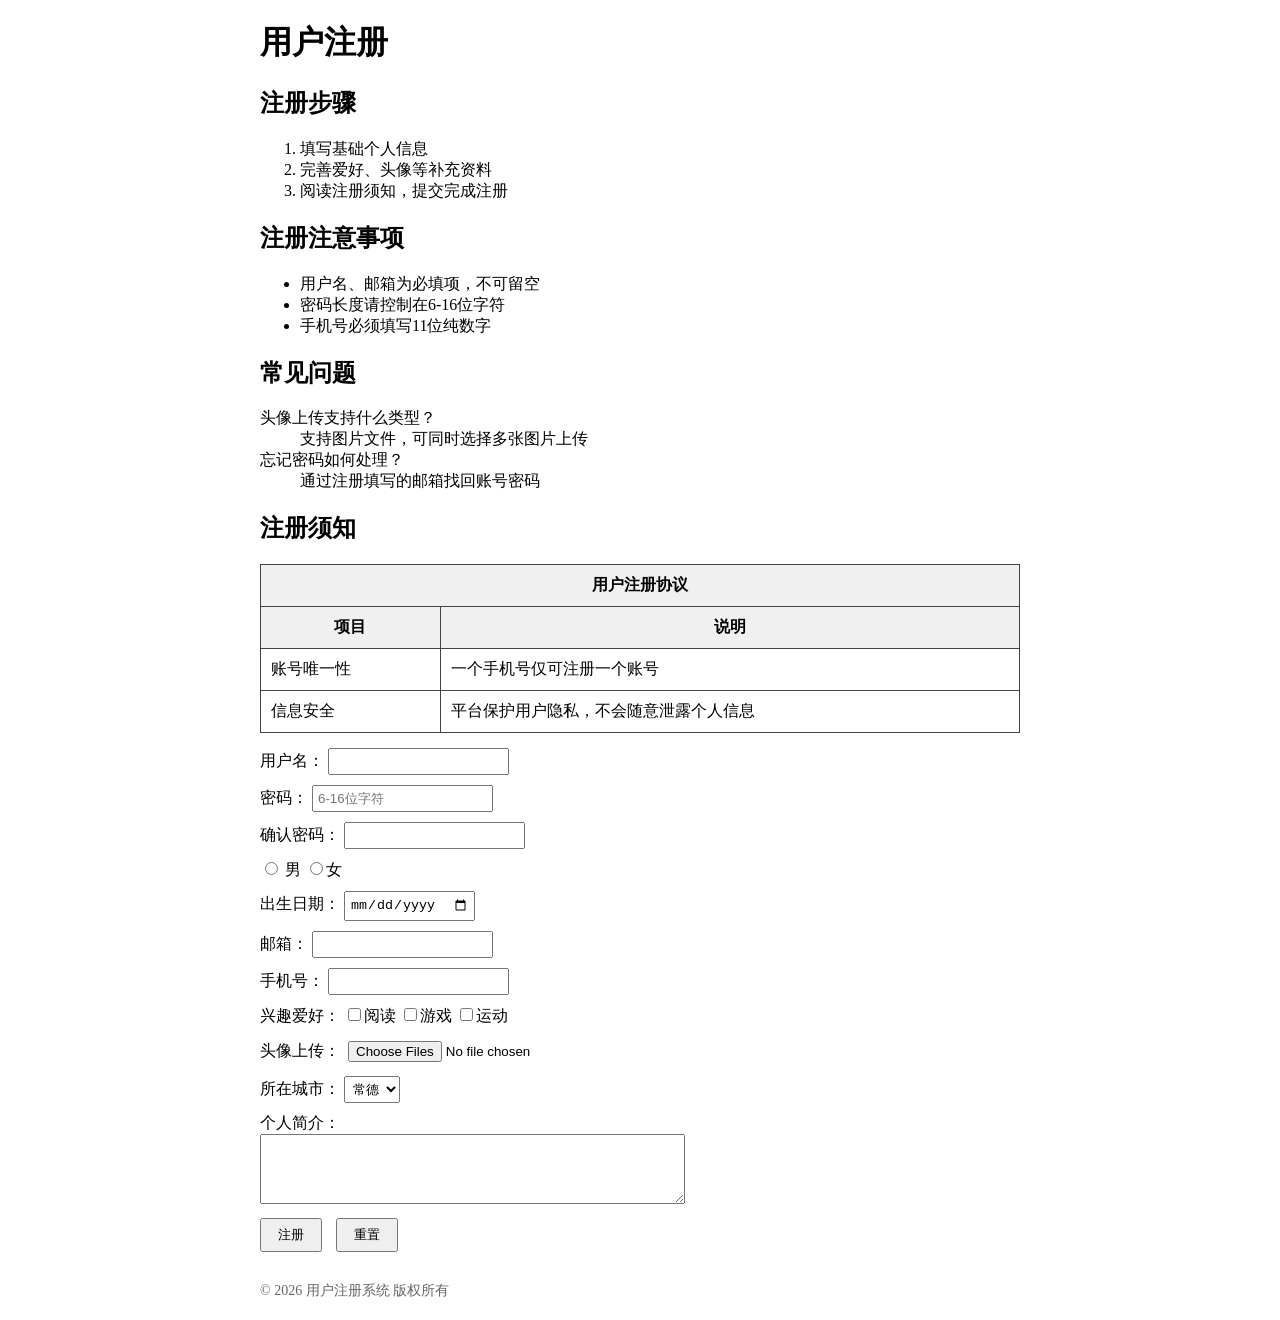
<file: web课程2.html>
<!DOCTYPE html>
<html lang="zh-CN">
<head>
    <meta charset="UTF-8">
    <title>用户注册</title>
    <link rel="stylesheet" href="style2.css">
</head>
<body>
    <header>
        <h1>用户注册</h1>
    </header>
    <main>
        <!-- 有序列表ol：注册步骤 -->
        <h2>注册步骤</h2>
        <ol>
            <li>填写基础个人信息</li>
            <li>完善爱好、头像等补充资料</li>
            <li>阅读注册须知，提交完成注册</li>
        </ol>

        <!-- 无序列表ul：注册注意事项 -->
        <h2>注册注意事项</h2>
        <ul>
            <li>用户名、邮箱为必填项，不可留空</li>
            <li>密码长度请控制在6‑16位字符</li>
            <li>手机号必须填写11位纯数字</li>
        </ul>

        <!-- 定义列表dl：常见问题 -->
        <h2>常见问题</h2>
        <dl>
            <dt>头像上传支持什么类型？</dt>
            <dd>支持图片文件，可同时选择多张图片上传</dd>
            <dt>忘记密码如何处理？</dt>
            <dd>通过注册填写的邮箱找回账号密码</dd>
        </dl>

        <!-- 注册须知表格，使用colspan合并单元格，thead、tbody -->
        <h2>注册须知</h2>
        <table>
            <thead>
                <tr>
                    <th colspan="2">用户注册协议</th>
                </tr>
                <tr>
                    <th>项目</th>
                    <th>说明</th>
                </tr>
            </thead>
            <tbody>
                <tr>
                    <td>账号唯一性</td>
                    <td>一个手机号仅可注册一个账号</td>
                </tr>
                <tr>
                    <td>信息安全</td>
                    <td>平台保护用户隐私，不会随意泄露个人信息</td>
                </tr>
            </tbody>
        </table>

        <!-- 注册表单 -->
        <form id="registerForm" action="#" method="post">
            <p>
                <label for="username">用户名：</label>
                <input type="text" name="username" id="username" required>
            </p>
            <p>
                <label for="password">密码：</label>
                <input type="password" name="password" id="password" placeholder="6-16位字符">
            </p>
            <p>
                <label for="confirmPassword">确认密码：</label>
                <input type="password" name="confirmPassword" id="confirmPassword">
            </p>
            <p>
                <!-- label第一种写法 for + id -->
                <input type="radio" name="gender" id="male" value="male">
                <label for="male">男</label>
                <!-- label第二种写法 包裹式 -->
                <label>
                    <input type="radio" name="gender" value="female">女
                </label>
            </p>
            <p>
                <label for="birthday">出生日期：</label>
                <input type="date" name="birthday" id="birthday">
            </p>
            <p>
                <label for="email">邮箱：</label>
                <input type="email" name="email" id="email" required>
            </p>
            <p>
                <label for="phone">手机号：</label>
                <input type="tel" name="phone" id="phone" pattern="[0-9]{11}">
            </p>
            <p>
                兴趣爱好：
                <label><input type="checkbox" name="hobby" value="reading">阅读</label>
                <label><input type="checkbox" name="hobby" value="game">游戏</label>
                <label><input type="checkbox" name="hobby" value="sports">运动</label>
            </p>
            <p>
                <label for="avatar">头像上传：</label>
                <input type="file" name="avatar" id="avatar" accept="image/*" multiple>
            </p>
            <p>
                <label for="city">所在城市：</label>
                <select name="city" id="city">
                    <option value="changde" selected>常德</option>
                    <option value="changsha">长沙</option>
                    <option value="zhuzhou">株洲</option>
                </select>
            </p>
            <p>
                <label for="bio">个人简介：</label><br>
                <textarea name="bio" id="bio" rows="4" cols="50"></textarea>
            </p>
            <p>
                <button type="submit">注册</button>
                <button type="reset">重置</button>
            </p>
        </form>
    </main>
    <footer>
        <p>© 2026 用户注册系统 版权所有</p>
    </footer>

    <script>
        const regForm = document.getElementById('registerForm');
        regForm.addEventListener('submit', function(e){
            e.preventDefault(); //阻止页面跳转
            const formData = new FormData(regForm);
            console.log("--------表单提交数据--------");
            for (let item of formData.entries()){
                console.log(item[0], "：", item[1]);
            }
        })
    </script>
</body>
</html>
</file>
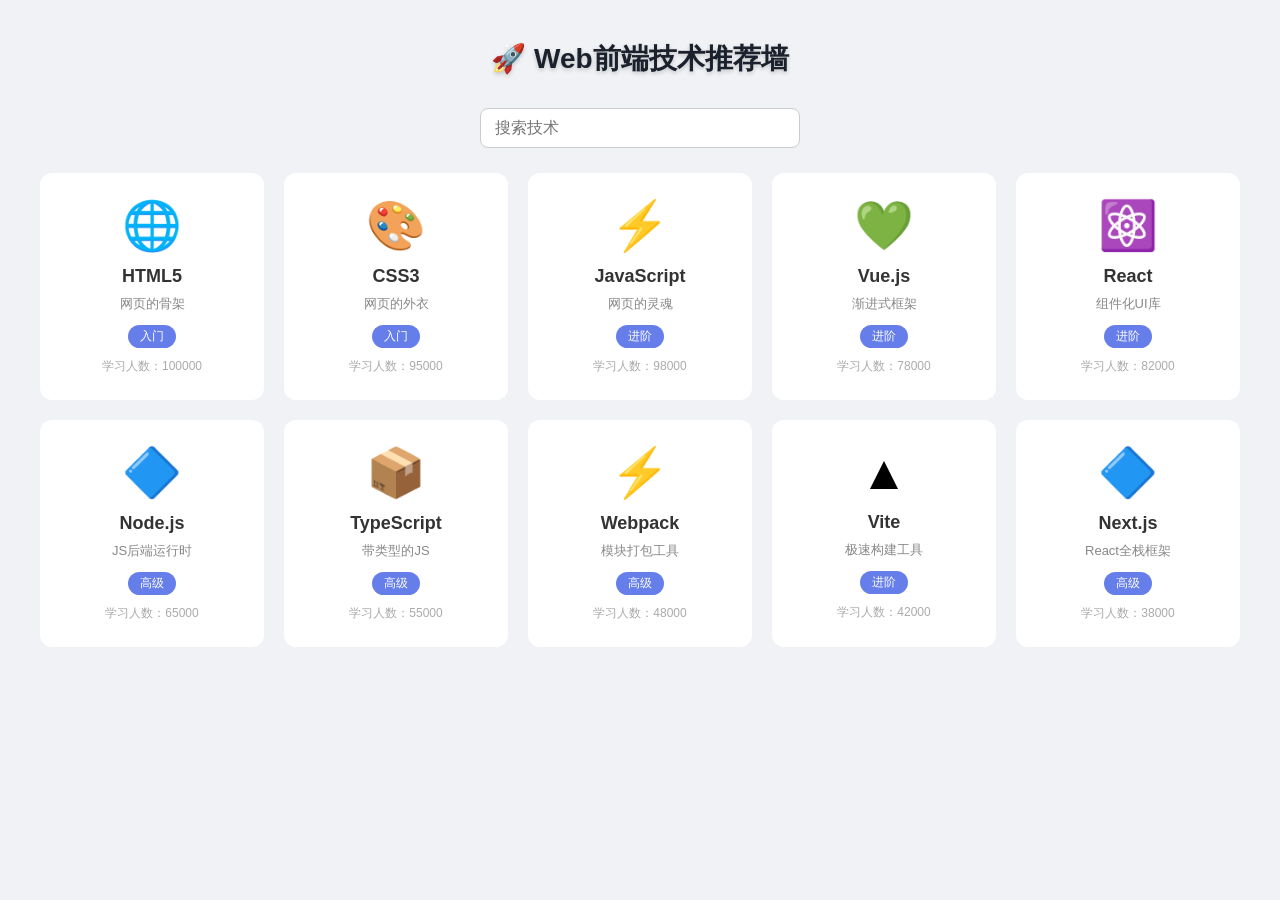
<file: web课程5.html>
<!DOCTYPE html>
<html lang="zh-CN">
<head>
    <meta charset="UTF-8">
    <title>Web前端技术推荐墙</title>
    <style>
        * { margin: 0; padding: 0; box-sizing: border-box; }
        body {
            font-family: "Microsoft YaHei", sans-serif;
            background: #f0f2f5;
            min-height: 100vh;
            padding: 40px 20px;
        }
        h1 {
            text-align: center;
            color: #1a202c;
            margin-bottom: 30px;
            font-size: 28px;
            text-shadow: 0 2px 4px rgba(0,0,0,0.2);
        }
        #searchInput{
            display:block;
            margin:0 auto 25px;
            padding:10px 14px;
            width:320px;
            border-radius:8px;
            border:1px solid #ccc;
            font-size:16px;
        }
        .tech-grid {
            display: grid;
            grid-template-columns: repeat(auto-fill, minmax(220px, 1fr));
            gap: 20px;
            max-width: 1200px;
            margin: 0 auto;
        }
        .tech-card {
            background: #fff;
            border-radius: 12px;
            padding: 25px 20px;
            text-align: center;
            transition: all 0.3s ease;
            cursor: pointer;
        }
        .tech-card:hover {
            transform: translateY(-8px);
            box-shadow: 0 15px 30px rgba(0,0,0,0.3);
        }
        .tech-card .icon {
            font-size: 48px;
            margin-bottom: 12px;
        }
        .tech-card h3 {
            font-size: 18px;
            color: #333;
            margin-bottom: 8px;
        }
        .tech-card .desc {
            font-size: 13px;
            color: #888;
            margin-bottom: 12px;
        }
        .tech-card .level {
            display: inline-block;
            padding: 3px 12px;
            border-radius: 12px;
            font-size: 12px;
            color: #fff;
            background: #667eea;
            margin-bottom: 10px;
        }
        .tech-card .users {
            font-size: 12px;
            color: #aaa;
        }
    </style>
</head>
<body>
    <h1>🚀 Web前端技术推荐墙</h1>
    <input id="searchInput" placeholder="搜索技术">
    <div class="tech-grid" id="techGrid"></div>

    <script>
        //TODO1 补全10条技术数据
        const technologies = [
            { icon: "🌐", name: "HTML5", desc: "网页的骨架", level: "入门", users: 100000 },
            { icon: "🎨", name: "CSS3", desc: "网页的外衣", level: "入门", users: 95000 },
            { icon: "⚡", name: "JavaScript", desc: "网页的灵魂", level: "进阶", users: 98000 },
            { icon: "💚", name: "Vue.js", desc: "渐进式框架", level: "进阶", users: 78000 },
            { icon: "⚛️", name: "React", desc: "组件化UI库", level: "进阶", users: 82000 },
            { icon: "🔷", name: "Node.js", desc: "JS后端运行时", level: "高级", users: 65000 },
            { icon: "📦", name: "TypeScript", desc: "带类型的JS", level: "高级", users: 55000 },
            { icon: "⚡", name: "Webpack", desc: "模块打包工具", level: "高级", users: 48000 },
            { icon: "▲", name: "Vite", desc: "极速构建工具", level: "进阶", users: 42000 },
            { icon: "🔷", name: "Next.js", desc: "React全栈框架", level: "高级", users: 38000 }
        ];

        // 渲染函数
        function renderList(list) {
            // TODO2 map+模板字符串
            const htmlArr = list.map(t => {
                return `
                <div class="tech-card" data-name="${t.name}">
                    <div class="icon">${t.icon}</div>
                    <h3>${t.name}</h3>
                    <div class="desc">${t.desc}</div>
                    <span class="level">${t.level}</span>
                    <div class="users">学习人数：${t.users}</div>
                </div>
                `
            })
            // TODO3 join拼接数组
            const htmlStr = htmlArr.join('');
            // TODO4 innerHTML渲染
            document.getElementById('techGrid').innerHTML = htmlStr;
        }

        //初始渲染全部
        renderList(technologies);

        // 6、搜索过滤 filter + includes
        const searchInput = document.getElementById('searchInput');
        searchInput.addEventListener('input', function () {
            let kw = this.value.trim().toLowerCase();
            const filterArr = technologies.filter(item => {
                return item.name.toLowerCase().includes(kw);
            })
            renderList(filterArr);
        })

        //7、选做：事件委托点击卡片弹窗
        const grid = document.getElementById('techGrid');
        grid.addEventListener('click', function(e){
            const card = e.target.closest('.tech-card');
            if(card){
                alert(`你点击了：${card.dataset.name}`);
            }
        })
    </script>
</body>
</html>
</file>
<file: style2.css>
*{
    box-sizing: border-box;
}
body{
    max-width: 800px;
    margin: 20px auto;
    padding: 0 20px;
    font-size:16px;
}
table{
    border-collapse: collapse;
    width:100%;
    margin:15px 0;
}
th,td{
    border:1px solid #444;
    padding:10px;
}
th{
    background-color:#f0f0f0;
}
p{
    margin:10px 0;
}
input,select,textarea{
    padding:4px;
}
button{
    padding:6px 16px;
    margin-right:10px;
}
footer{
    margin-top:30px;
    color:#666;
    font-size:14px;
}
</file>
